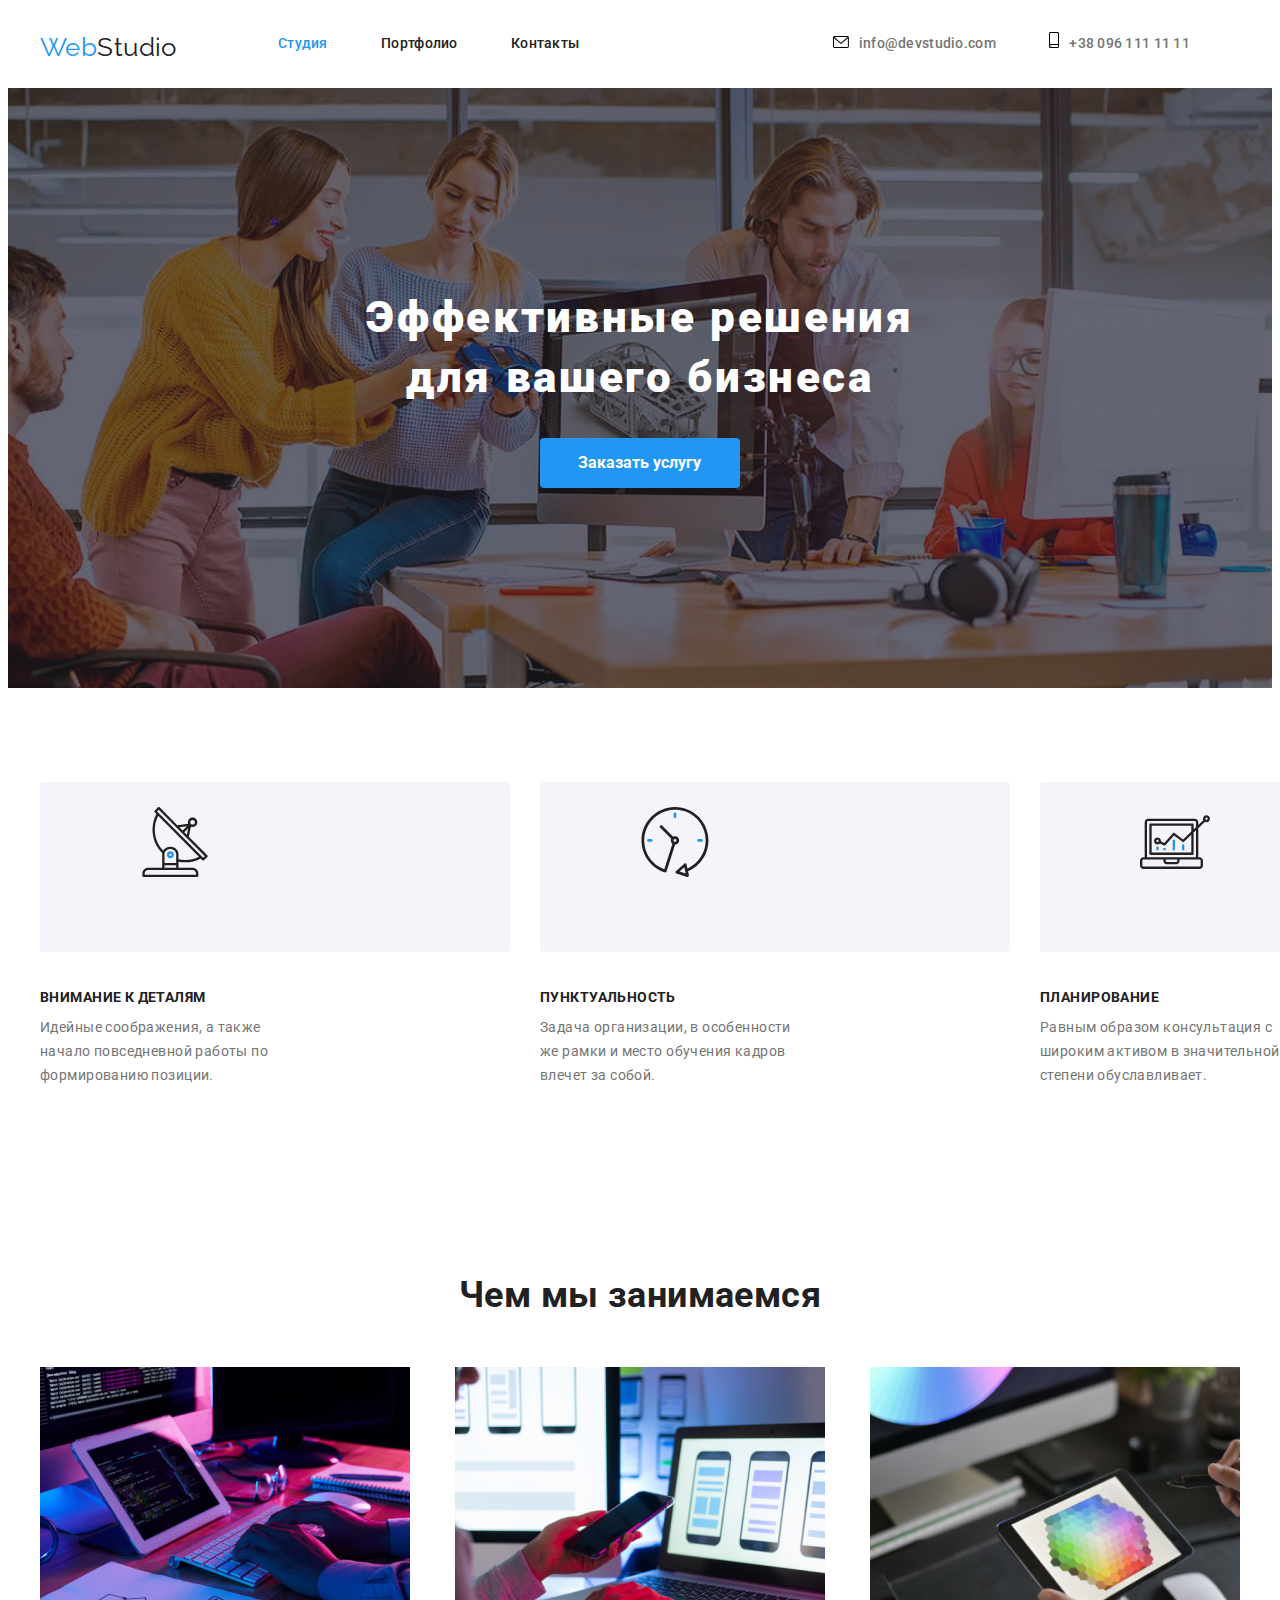
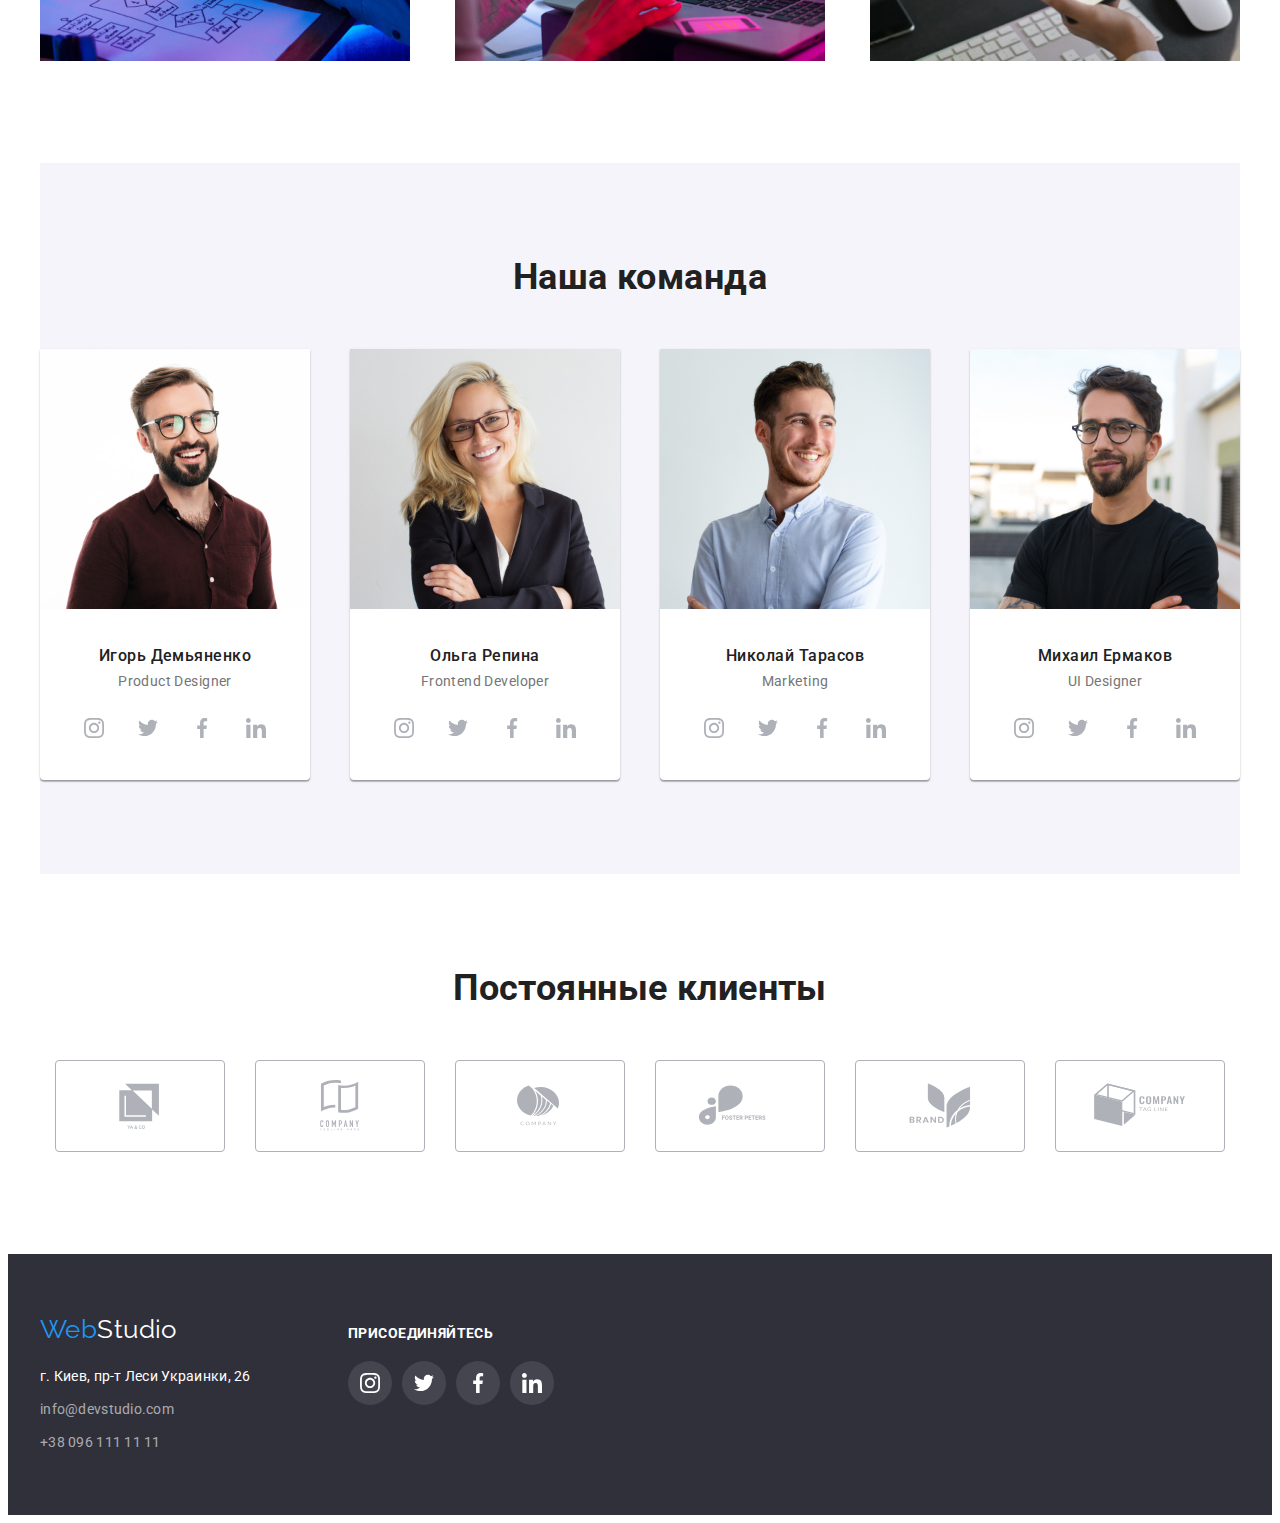
<file: index.html>
<!DOCTYPE html>
<html lang="ru">
<head>
    <meta charset="UTF-8">
    <meta http-equiv="X-UA-Compatible" content="IE=edge">
    <meta name="viewport" content="width=device-width, initial-scale=1.0">
    <title>Web Studio</title>
    <link rel="preconnect" href="https://fonts.googleapis.com">
    <link rel="preconnect" href="https://fonts.gstatic.com" crossorigin>
    <link href="https://fonts.googleapis.com/css2?family=Raleway:wght@700&family=Roboto:wght@400;500;700;900&display=swap"
        rel="stylesheet">
    <link rel="stylesheet" href="https://cdnjs.cloudflare.com/ajax/libs/modern-normalize/1.1.0/modern-normalize.min.css" integrity="sha512-wpPYUAdjBVSE4KJnH1VR1HeZfpl1ub8YT/NKx4PuQ5NmX2tKuGu6U/JRp5y+Y8XG2tV+wKQpNHVUX03MfMFn9Q==" crossorigin="anonymous" referrerpolicy="no-referrer" />
    <link rel="stylesheet" href="./css/styles.css">
</head>
<body>
    <header class="header container">
            <a class="logo link" href="./index.html"><span class="blue-color">Web</span>Studio</a>
            <nav>
            <ul class="header-list list">
                <li class="header-item"><a class="nav-link current link" href="./index.html">Студия</a></li>
                <li class="header-item"><a class="nav-link link" href="./portfolio.html">Портфолио</a></li>
                <li class="header-item"><a class="nav-link link" href="">Контакты</a></li>
            </ul>
            </nav>
            <ul class="contacts-list list">
                <li class="header-item"><a class="contact-link link" href="mailto:info@devstudio.com"><svg class="contacts-icon" width="16" height="12"><use href="./images/icons.svg#mail"></use></svg>info@devstudio.com</a></li>
                <li class="header-item"><a class="contact-link link" href="tel:+380961111111"><svg class="contacts-icon" width="10" height="16"><use href="./images/icons.svg#phone"></use></svg>+38 096 111 11 11</a></li>
            </ul>
    </header>

   <main>
        <section class="hero section">
            <div class="hero-flex">
            <h1 class="hero-title">Эффективные решения <br> для вашего бизнеса</h1>
            <button class="button" type="button">Заказать услугу</button>
            </div>
        </section>

        <div class="container">
    <section class="benefits section">
        <h2 class="section-title visually-hidden">Приемущество</h2>
    <ul class="benefits-list list">
        <li class="section-item">
                <svg class="benefits-svg satellite">
                    <use href="./images/icons.svg#satellite" width="70" height="70"></use>
                </svg>
            <h3 class="benefits-title">Внимание к деталям</h3>
            <p class="benefits-text">Идейные соображения, а также начало повседневной работы по формированию позиции.</p>
        </li>
        <li class="section-item">
                <svg class="benefits-svg clock">
                    <use href="./images/icons.svg#clock" width="70" height="70"></use>
                </svg>
            <h3 class="benefits-title">Пунктуальность</h3>
            <p class="benefits-text">Задача организации, в особенности же рамки и место обучения кадров влечет за собой.</p>
        </li>
        <li class="section-item">
                <svg class="benefits-svg diagram">
                    <use href="./images/icons.svg#diagram" width="70" height="70"></use>
                </svg>
            <h3 class="benefits-title">Планирование</h3>
            <p class="benefits-text">Равным образом консультация с широким активом в значительной степени обуславливает.</p>
        </li>
        <li class="section-item">
                <svg class="benefits-svg astronaut"> 
                    <use href="./images/icons.svg#astronaut" width="70" height="70"></use>
                </svg>
            <h3 class="benefits-title">Современные технологии</h3>
            <p class="benefits-text">Значимость этих проблем настолько очевидна, что реализация плановых заданий.</p>
        </li>
    </ul>
</section>
</div>

<div class="container">
<section class="section">
    <h2 class="section-title">Чем мы занимаемся</h2>
<ul class="photo-list list">
    <li class="section-item"><img src="./images/img.jpg" alt="Работа за ПК" width="370"></li>
    <li class="section-item"><img src="./images/img1.jpg" alt="Работа с мобильным устройством" width="370"></li>
    <li class="section-item"><img src="./images/img2.jpg" alt="Работа с планшетом" width="370"></li>
</ul>
</section>
</div>

<div class="container">
<section class="section team-color">
    <h2 class="section-title">Наша команда</h2>
<ul class="team-list list">
    <li class="team-item">
        <img src="./images/img3.jpg" alt="Первый член команды" width="270">
        <h3 class="team-title">Игорь Демьяненко</h3>
        <p class="team-text">Product Designer</p>
        <ul class="team-soc-list list">
            <li class="team-soc-item">
                <a href="" class="team-soc-link"><svg class="team-soc-icon" width="20px" height="20px"><use href="./images/icons.svg#instagram"></use></svg></a>
            </li>
            <li class="team-soc-item"> 
                <a href="" class="team-soc-link"><svg class="team-soc-icon" width="20px" height="20px"><use href="./images/icons.svg#twitter"></use></svg></a>
            </li>
            <li class="team-soc-item">
                <a href="" class="team-soc-link"><svg class="team-soc-icon" width="20px" height="20px"><use href="./images/icons.svg#meta"></use></svg></a>
            </li>
            <li class="team-soc-item">
                <a href="" class="team-soc-link"><svg class="team-soc-icon" width="20px" height="20px"><use href="./images/icons.svg#linkedin"></use></svg></a>
            </li>
        </ul>
    </li>
    <li class="team-item">
        <img src="./images/img4.jpg" alt="Второй член команды" width="270">
        <h3 class="team-title">Ольга Репина</h3>
        <p class="team-text">Frontend Developer</p>
        <ul class="team-soc-list list">
            <li class="team-soc-item">
                <a href="" class="team-soc-link"><svg class="team-soc-icon" width="20px" height="20px"><use href="./images/icons.svg#instagram"></use></svg></a>
            </li>
            <li class="team-soc-item">
                <a href="" class="team-soc-link"><svg class="team-soc-icon" width="20px" height="20px"><use href="./images/icons.svg#twitter"></use></svg></a>
            </li>
            <li class="team-soc-item">
                <a href="" class="team-soc-link"><svg class="team-soc-icon" width="20px" height="20px"><use href="./images/icons.svg#meta"></use></svg></a>
            </li>
            <li class="team-soc-item">
                <a href="" class="team-soc-link"><svg class="team-soc-icon" width="20px" height="20px"><use href="./images/icons.svg#linkedin"></use></svg></a>
            </li>
        </ul>
    </li>
    <li class="team-item">
        <img src="./images/img5.jpg" alt="Третий член команды" width="270">
        <h3 class="team-title">Николай Тарасов</h3>
        <p class="team-text">Marketing</p>
        <ul class="team-soc-list list">
            <li class="team-soc-item">
                <a href="" class="team-soc-link"><svg class="team-soc-icon" width="20px" height="20px"><use href="./images/icons.svg#instagram"></use></svg></a>
            </li>
            <li class="team-soc-item">
                <a href="" class="team-soc-link"><svg class="team-soc-icon" width="20px" height="20px"><use href="./images/icons.svg#twitter"></use></svg></a>
            </li>
            <li class="team-soc-item">
                <a href="" class="team-soc-link"><svg class="team-soc-icon" width="20px" height="20px"><use href="./images/icons.svg#meta"></use></svg></a>
            </li>
            <li class="team-soc-item">
                <a href="" class="team-soc-link"><svg class="team-soc-icon" width="20px" height="20px"><use href="./images/icons.svg#linkedin"></use></svg></a>
            </li>
        </ul>
    </li>
    <li class="team-item">
        <img src="./images/img6.jpg" alt="Четвертый член команды" width="270">
        <h3 class="team-title">Михаил Ермаков</h3>
        <p class="team-text">UI Designer</p>
        <ul class="team-soc-list list">
            <li class="team-soc-item">
                <a href="" class="team-soc-link"><svg class="team-soc-icon" width="20px" height="20px"><use href="./images/icons.svg#instagram"></use></svg></a>
            </li>
            <li class="team-soc-item">
                <a href="" class="team-soc-link"><svg class="team-soc-icon" width="20px" height="20px"><use href="./images/icons.svg#twitter"></use></svg></a>
            </li>
            <li class="team-soc-item">
                <a href="" class="team-soc-link"><svg class="team-soc-icon" width="20px" height="20px"><use href="./images/icons.svg#meta"></use></svg></a>
            </li>
            <li class="team-soc-item">
                <a href="" class="team-soc-link"><svg class="team-soc-icon" width="20px" height="20px"><use href="./images/icons.svg#linkedin"></use></svg></a>
            </li>
        </ul>
    </li>
</ul>
</section>
</div>


<section class="clients section">
<div class="container">
    <h2 class="section-title">Постоянные клиенты</h2>
    <ul class="clients-list list">
        <li class="clients-item">
            <a href="" class="clients-link"><svg class="clients-icon" width="106" height="60"><use href="./images/icons.svg#client-1"></use></svg></a>
        </li>
        <li class="clients-item">
            <a href="" class="clients-link"><svg class="clients-icon" width="106" height="60"><use href="./images/icons.svg#client-2"></use></svg></a>
        </li>
        <li class="clients-item">
            <a href="" class="clients-link"><svg class="clients-icon" width="106" height="60"><use href="./images/icons.svg#client-3"></use></svg></a>
        </li>
        <li class="clients-item">
            <a href="" class="clients-link"><svg class="clients-icon" width="106" height="60"><use href="./images/icons.svg#client-4"></use></svg></a>
        </li>
        <li class="clients-item">
            <a href="" class="clients-link"><svg class="clients-icon" width="106" height="60"><use href="./images/icons.svg#client-5"></use></svg></a>
        </li>
        <li class="clients-item">
            <a href="" class="clients-link"><svg class="clients-icon" width="106" height="60"><use href="./images/icons.svg#client-6"></use></svg></a>
        </li>
    </ul>
</section>
</div>
</main>


<footer class="footer">
<div class="footer-contain container">
<div>
    <a class="logo link" href="./index.html"><span class="blue-color">Web</span>Studio</a>
<address>   
<ul class="footer-list list">
    <li class="footer-item">
        <a class="adress-link link" href="">г. Киев, пр-т Леси Украинки, 26</a>
    </li>
    <li class="footer-item">
        <a class="contact-link link" href="mailto:info@devstudio.com">info@devstudio.com</a>
    </li>
    <li>
        <a class="contact-link link" href="tel:+380961111111">+38 096 111 11 11</a>
    </li>
</ul>
</address>
</div>
<div class="join">
    <p class="join-text">присоединяйтесь</p>
    <ul class="join-soc-list list">
            <li class="join-soc-item">
                <a href="" class="join-soc-link"><svg class="join-soc-icon" width="20px" height="20px"><use href="./images/icons.svg#instagram"></use></svg></a>
            </li>
            <li class="join-soc-item">
                <a href="" class="join-soc-link"><svg class="join-soc-icon" width="20px" height="20px"><use href="./images/icons.svg#twitter"></use></svg></a>
            </li>
            <li class="join-soc-item">
                <a href="" class="join-soc-link"><svg class="join-soc-icon" width="20px" height="20px"><use href="./images/icons.svg#meta"></use></svg></a>
            </li>
            <li class="join-soc-item">
                <a href="" class="join-soc-link"><svg class="join-soc-icon" width="20px" height="20px"><use href="./images/icons.svg#linkedin"></use></svg></a>
            </li>
        </ul>
</div>
</div>
</footer>
</body>
</html>
</file>
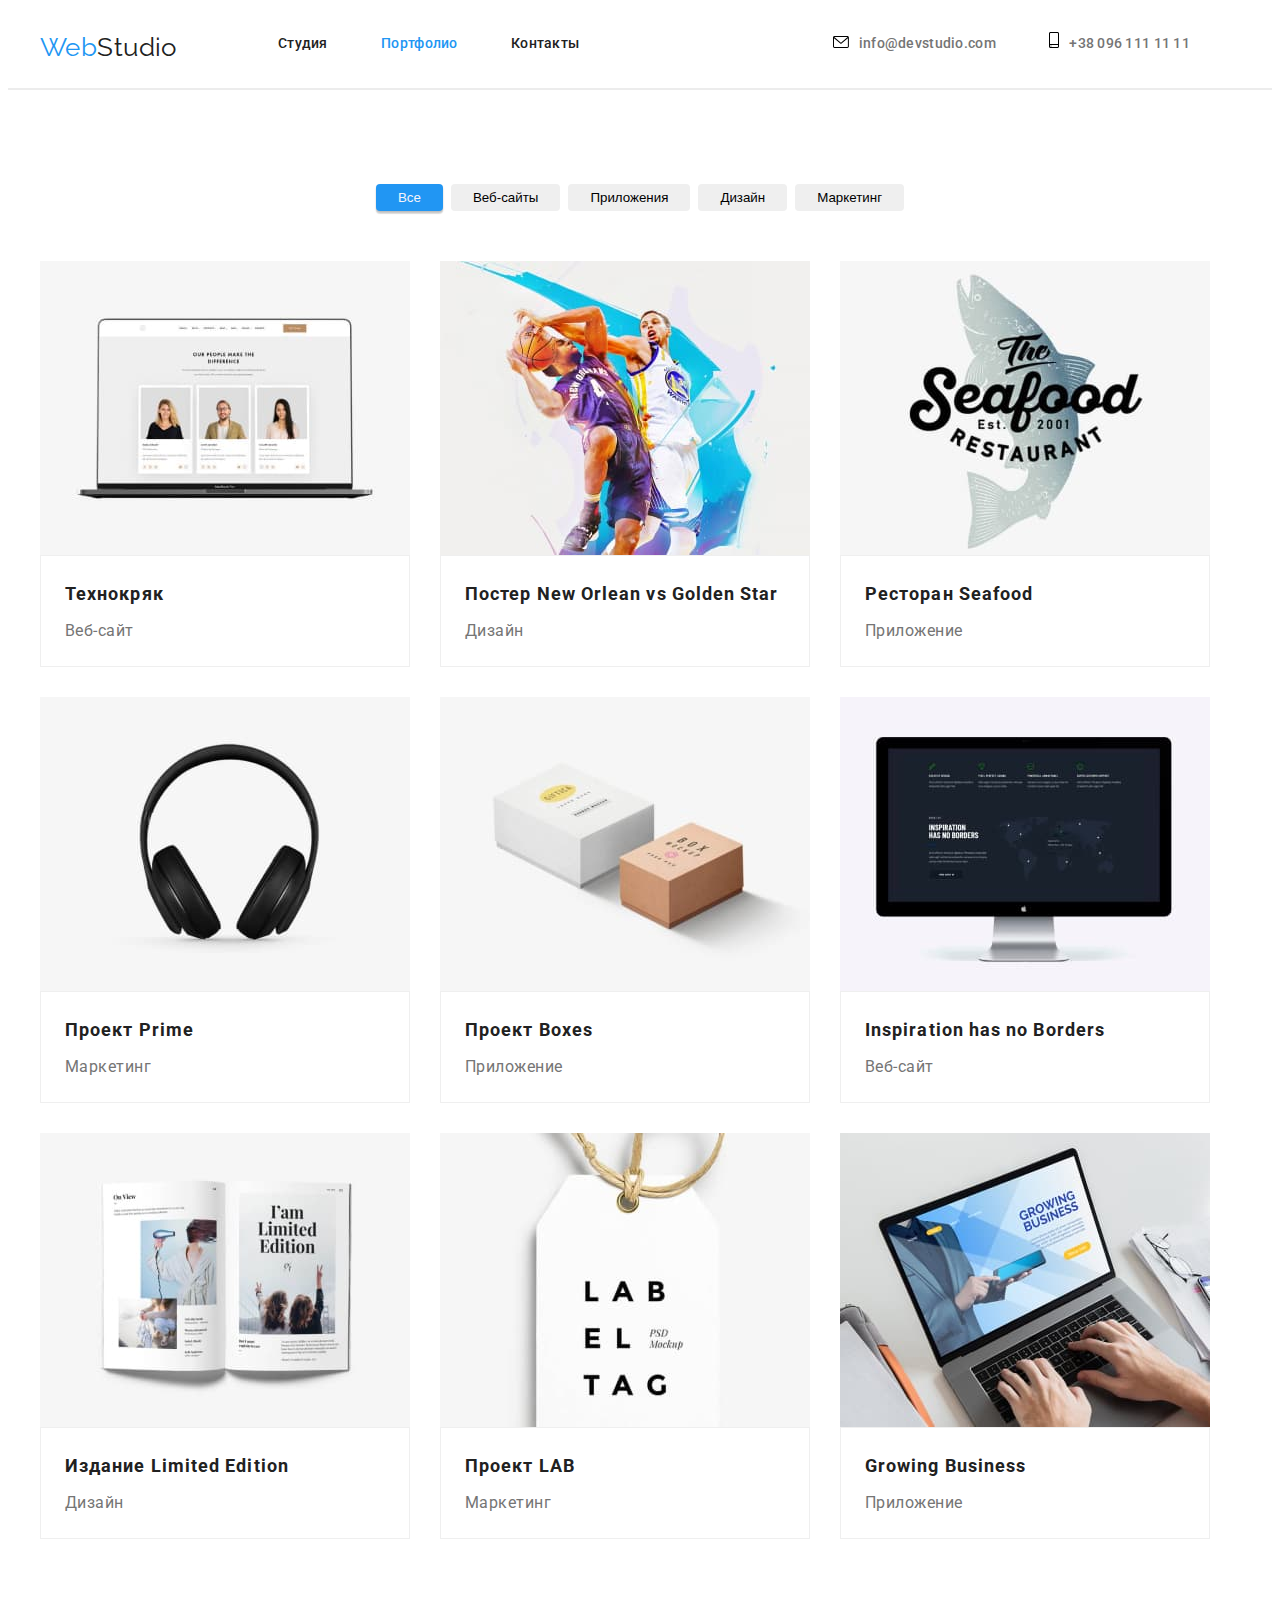
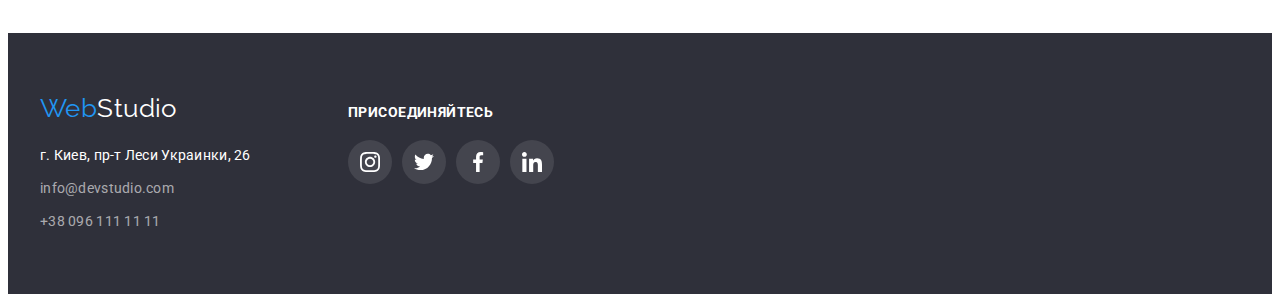
<file: portfolio.html>
<!DOCTYPE html>
<html lang="ru">
  <head>
    <meta charset="UTF-8" />
    <meta http-equiv="X-UA-Compatible" content="IE=edge" />
    <meta name="viewport" content="width=device-width, initial-scale=1.0" />
    <title>Web Studio</title>
    <link rel="preconnect" href="https://fonts.googleapis.com" />
    <link rel="preconnect" href="https://fonts.gstatic.com" crossorigin />
    <link
      href="https://fonts.googleapis.com/css2?family=Raleway:wght@700&family=Roboto:wght@400;500;700;900&display=swap"
      rel="stylesheet"
    />
    <link rel="stylesheet" href="https://cdnjs.cloudflare.com/ajax/libs/modern-normalize/1.1.0/modern-normalize.min.css" integrity="sha512-wpPYUAdjBVSE4KJnH1VR1HeZfpl1ub8YT/NKx4PuQ5NmX2tKuGu6U/JRp5y+Y8XG2tV+wKQpNHVUX03MfMFn9Q==" crossorigin="anonymous" referrerpolicy="no-referrer" />
    <link rel="stylesheet" href="./css/styles.css" />
  </head>
  <body>
      <header class="header container">
            <a class="logo link" href="./index.html"><span class="blue-color">Web</span>Studio</a>
            <nav>
            <ul class="header-list list">
                <li class="header-item"><a class="nav-link link" href="./index.html">Студия</a></li>
                <li class="header-item"><a class="nav-link current link" href="./portfolio.html">Портфолио</a></li>
                <li class="header-item"><a class="nav-link link" href="">Контакты</a></li>
            </ul>
            </nav>
            <ul class="contacts-list list">
                <li class="header-item"><a class="contact-link link" href="mailto:info@devstudio.com"><svg class="contacts-icon" width="16" height="12"><use href="./images/icons.svg#mail"></use></svg>info@devstudio.com</a></li>
                <li class="header-item"><a class="contact-link link" href="tel:+380961111111"><svg class="contacts-icon" width="10" height="16"><use href="./images/icons.svg#phone"></use></svg>+38 096 111 11 11</a></li>
            </ul>
    </header>
    <hr>
 
    <main>
      <section class="section portfolio container">
        <h1 class="visually-hidden">Портфолио</h1>
        <ul class="btn list">
          <li class="btn-item">
            <button class="portfolio-btn current" type="button">Все</button>
          </li>
          <li class="btn-item">
            <button class="portfolio-btn" type="button">Веб-сайты</button>
          </li>
          <li class="btn-item">
            <button class="portfolio-btn" type="button">Приложения</button>
          </li>
          <li class="btn-item">
            <button class="portfolio-btn" type="button">Дизайн</button>
          </li>
          <li>
            <button class="portfolio-btn" type="button">Маркетинг</button>
          </li>
        </ul>

        <ul class="cards list">
          <li class="card-item">
            <img class="card-image" src="./images/portfolio1.jpg" alt="Ноутбук" width="370" />
            <div class="card-border">
            <h2 class="card-title">Технокряк</h2>
            <p class="card-text">Веб-сайт</p>
            </div>
          </li>
          <li class="card-item">
            <img class="card-image" src="./images/portfolio2.jpg" alt="Баскетболисты" width="370" />
            <div class="card-border">
            <h2 class="card-title">Постер New Orlean vs Golden Star</h2>
            <p class="card-text">Дизайн</p>
            </div>
          </li>
          <li class="card-item">
            <img class="card-image" src="./images/portfolio3.jpg" alt="Постер" width="370" />
          <div class="card-border">
            <h2 class="card-title">Ресторан Seafood</h2>
            <p class="card-text">Приложение</p>
            </div>
          </li>
          <li class="card-item">
            <img class="card-image" src="./images/portfolio4.jpg" alt="Наушники" width="370" />
          <div class="card-border">
            <h2 class="card-title">Проект Prime</h2>
            <p class="card-text">Маркетинг</p>
            </div>
          </li>
          <li class="card-item">
            <img class="card-image" src="./images/portfolio5.jpg" alt="Коробки" width="370" />
          <div class="card-border">
            <h2 class="card-title">Проект Boxes</h2>
            <p class="card-text">Приложение</p>
            </div>
          </li>
          <li class="card-item">
            <img class="card-image" src="./images/portfolio6.jpg" alt="ПК монитор" width="370" />
          <div class="card-border">
            <h2 class="card-title">Inspiration has no Borders</h2>
            <p class="card-text">Веб-сайт</p>
            </div>
          </li>
          <li class="card-item">
            <img class="card-image" src="./images/portfolio7.jpg" alt="Книга" width="370" />
          <div class="card-border">
            <h2 class="card-title">Издание Limited Edition</h2>
            <p class="card-text">Дизайн</p>
            </div>
          </li>
          <li class="card-item">
            <img class="card-image" src="./images/portfolio8.jpg" alt="Бирка" width="370" />
          <div class="card-border">
            <h2 class="card-title">Проект LAB</h2>
            <p class="card-text">Маркетинг</p>
            </div>
          </li>
          <li class="card-item">
            <img class="card-image" src="./images/portfolio9.jpg" alt="Работа за пк" width="370" />
            <div class="card-border">
            <h2 class="card-title">Growing Business</h2>
            <p class="card-text">Приложение</p>
            </div>
          </li>
        </ul>
      </section>
    </main>

    <footer class="footer">
<div class="footer-contain container">
<div>
    <a class="logo link" href="./index.html"><span class="blue-color">Web</span>Studio</a>
<address>   
<ul class="footer-list list">
    <li class="footer-item">
        <a class="adress-link link" href="">г. Киев, пр-т Леси Украинки, 26</a>
    </li>
    <li class="footer-item">
        <a class="contact-link link" href="mailto:info@devstudio.com">info@devstudio.com</a>
    </li>
    <li>
        <a class="contact-link link" href="tel:+380961111111">+38 096 111 11 11</a>
    </li>
</ul>

</address>
</div>
<div class="join">
    <p class="join-text">присоединяйтесь</p>
    <ul class="join-soc-list list">
            <li class="join-soc-item">
                <a href="" class="join-soc-link"><svg class="join-soc-icon" width="20px" height="20px"><use href="./images/icons.svg#instagram"></use></svg></a>
            </li>
            <li class="join-soc-item">
                <a href="" class="join-soc-link"><svg class="join-soc-icon" width="20px" height="20px"><use href="./images/icons.svg#twitter"></use></svg></a>
            </li>
            <li class="join-soc-item">
                <a href="" class="join-soc-link"><svg class="join-soc-icon" width="20px" height="20px"><use href="./images/icons.svg#meta"></use></svg></a>
            </li>
            <li class="join-soc-item">
                <a href="" class="join-soc-link"><svg class="join-soc-icon" width="20px" height="20px"><use href="./images/icons.svg#linkedin"></use></svg></a>
            </li>
        </ul>
</div>
</div>
</footer>
</body>
</html>
</file>
<file: css/styles.css>
:root{
--main-color: #212121;
--box-color: #2F303A;
--accent-color: #2196F3;
--contact-color: #757575;
--btn-bg-color: #F5F4FA;
--bckground-color:#FFFFFF;
--soc-icons:#AFB1B8;
--bot-adress-color:rgba(255, 255, 255, 0.6);
--line-color:#ECECEC;
--border-card-color:#EEEE;
--footer-icons-bgcolor:rgba(255, 255, 255, 0.1);
--secondary-font-family: 'Raleway',
sans-serif;
--primaly-font-family: 'Roboto',
sans-serif;
}

body{
background-color: var(--bckground-color);
font-size: 14px;
letter-spacing: 0.03em;
font-family: var(--primaly-font-family);
line-height: 1.71;
}

.section{
padding-top: 94px;
padding-bottom: 94px;
}


.list{
list-style: none;
padding: 0;
margin: 0;
}

.link{
text-decoration: none;
}

.container{
width: 1200px;
margin: 0 auto;
}

h1, h2, h3{
margin: 0;
}

p{
margin: 0;
}

hr{
border: 1px solid var(--line-color);
margin: 0;   
}

.visually-hidden {
position: absolute;
white-space: nowrap;
width: 1px;
height: 1px;
overflow: hidden;
border: 0;
padding: 0;
clip: rect(0 0 0 0);
clip-path: inset(50%);
margin: -1px;
}

/*-------LOGO------*/

.logo {
color: var(--main-color);
font-family: var(--secondary-font-family);
font-size: 26px;
line-height: 1.2;
display: block;
width: 145px;
margin-right: 93px;
}

.blue-color {
color: var(--accent-color);
}

/*---------HEADER---------*/

.header{
max-width: 1600px;
display: flex;
padding-top: 24px;
padding-bottom: 25px;
margin-right: auto;
margin-left: auto;
}

.contacts-list{
margin-left: auto;
}

.header-item{
display: inline-block;
margin-right: 50px;
}

.contacts-icon{
margin-right: 10px;
}

.contact-link:hover{
fill: #2196F3;
}

/*------TITLES FOR MAIN PAGE--------*/

.section-title{
font-size: 36px;
line-height: 1.16;
color: var(--main-color);
text-align: center;
margin-bottom: 50px;
}

/*---------HERO--------*/

.hero{
background-color: var(--box-color);
background-image: linear-gradient(
to right, 
rgba(47, 48, 58, 0.4),
rgba(47, 48, 58, 0.4)),
url(../images/hero.jpg);
background-position: center;
background-size: cover;
max-width: 1600px;
margin: 0 auto;
text-align: center;
display: flex;
}

.hero-flex{
margin: auto;
align-items: center;
justify-content: center;
padding-top: 106px;
padding-bottom: 106px;
}

.hero-title{
color: var(--bckground-color);
font-family: var(--primaly-font-family);
font-weight: 900;
font-size: 44px;
line-height: 1.36;
text-align: center;
letter-spacing: 0.06em;
margin-bottom: 30px;
}

/*------BUTTON HERO-----*/

.button {
background-color: var(--accent-color);
color: var(--bckground-color);
font-family: var(--primaly-font-family);
font-weight: 700;
font-size: 16px;
line-height: 1.87;
cursor: pointer;
text-align: center;

border-radius: 4px;
border-style: hidden;
padding: 10px 32px;
min-width: 200px;
}

/*------BENEFITS-------*/
.benefits-svg{
background-color: var(--btn-bg-color);
border-radius: 4px;
max-height: 120px;
max-width: 270px;
margin-bottom: 30px;
padding: 25px 100px;
}

.benefits-list{
display: flex;
justify-content: space-between;
}

.section-item:not(:last-child){
padding-right: 30px;
}

.benefits-title {
font-size: 14px;
line-height: 1.14;
text-transform: uppercase;
color: var(--main-color);
margin-bottom: 10px;
}

.benefits-text {
line-height: 1.71;
color: var(--contact-color);
width: 270px;
}

/*------PHOTO LIST-----*/

.photo-list{
display: flex;
justify-content: space-between;
align-items: center;
}

/*--------TEAM-------*/

.team-color{
background-color: var(--btn-bg-color);
max-width: 1600px;
}

.team-list{
display: flex;
justify-content: space-between;
align-items: center;
}

.team-item{
box-sizing: 0;
box-shadow: 0px 1px 3px rgba(0, 0, 0, 0.12), 0px 1px 1px rgba(0, 0, 0, 0.14), 0px 2px 1px rgba(0, 0, 0, 0.2);
border-radius: 0px 0px 4px 4px;
background-color: var(--bckground-color)
}

.team-title{
text-align: center;
font-weight: 500;
font-size: 16px;
line-height: 1.1;
letter-spacing: 0.03em;
color: var(--main-color);
margin-top: 30px;
margin-bottom: 10px;
}

.team-text{
text-align: center;
line-height: 1.1;
letter-spacing: 0.03em;
color: var(--contact-color);
margin-bottom: 16px;
}

/*-----TEAM SVG'S-------*/

.team-soc-list{
display: flex;
justify-content: center;
padding-bottom: 30px;
}

.team-soc-item + .team-soc-item{
margin-left: 10px;
}

.team-soc-item{
width: 44px;
height: 44px;
}

.team-soc-icon {
fill: currentColor;
}

.team-soc-link{
width: 100%;
height: 100%;
background-color: var(--bckground-color);
display: flex;
align-items: center;
justify-content: center;
border-radius: 50%;
color: var(--soc-icons);
}

.team-soc-link:hover{
background-color: var(--accent-color);
color: var(--bckground-color);
}

/*---------CLIENTS---------*/

.clients{
background-color: var(--bckground-color);
max-width: 1600px;
margin-right: auto;
margin-left: auto;
}

.clients-list{
display: flex;
justify-content: center;
}

.clients-item +.clients-item {
margin-left: 30px;
}

.clients-link .clients-icon{
box-sizing: border-box;
border: 1px solid var(--soc-icons);
border-radius: 4px;
padding: 16px 32px;
width: 170px;
height: 92px;
fill: var(--soc-icons)
}

.clients-link .clients-icon:hover{
fill: var(--accent-color);
border-color: var(--accent-color);
}

/*----------lINKS----------*/

.nav-link,
.adress-link {
font-weight: 500;
line-height: 1.14;
letter-spacing: 0.02em;
color: var(--main-color);
}

.contact-link{
font-weight: 500;
line-height: 1.14;
letter-spacing: 0.02em;
color: var(--contact-color);      
}

.adress-link {
color: var(--bckground-color);
font-style: normal;
font-weight: 400;
}

.footer .contact-link {
font-style: normal;
font-weight: 400;
color: var(--bot-adress-color);
}

.portfolio{
margin-right: auto;
margin-left: auto;
}

/*------------BUTTONS PORTFOLIO--------*/

.btn{
display: flex;
justify-content: center;
}

.btn-item{
margin-right: 8px;
}

.portfolio-btn{
border-radius: 4px;
border-style: hidden;
padding: 6px 22px;
text-align: center;
margin-bottom: 50px;
cursor: pointer;
}

.portfolio-btn.current,
.portfolio-btn:focus,
.portfolio-btn:hover{
background-color: var(--accent-color);
color: var(--btn-bg-color);
box-shadow: 0px 3px 1px rgba(0, 0, 0, 0.1), 0px 1px 2px rgba(0, 0, 0, 0.08), 0px 2px 2px rgba(0, 0, 0, 0.12);
}

/*-------------CARDS--------------*/

.cards{
display: flex;
flex-wrap: wrap;
gap: 30px;
}

.card-item{
width: calc((100% - 90px) / 3);
}

.card-item:hover {
box-shadow:
0px 1px 1px rgba(0, 0, 0, 0.12),
0px 4px 4px rgba(0, 0, 0, 0.06),
1px 4px 6px rgba(0, 0, 0, 0.16);
cursor: pointer;
}

.card-title{
font-size: 18px;
line-height: 2;
letter-spacing: 0.06em;
color: var(--main-color);
margin-bottom: 4px;
}

.card-text{
font-size: 16px;
line-height: 1.87;
letter-spacing: 0.03em;
color: var(--contact-color);
}

.card-image{
display: block;
}

.card-border{
border: 1px solid var(--border-card-color);
padding: 20px 24px;
}

/*-------------FOOTER----------------*/

.footer{
background-color: var(--box-color);
max-width: 1600px;
margin-right: auto;
margin-left: auto;
}

.footer-contain{
display: flex; 
align-items: baseline;
}

.footer-list{
padding-bottom: 60px;
}

.footer-item{
margin-bottom: 9px;
}

footer .logo{
padding-top: 60px;
margin-bottom: 20px;
}

footer .logo{
color: var(--bckground-color);
}

.contact-link:focus,
.contact-link:hover,
.nav-link:focus,
.nav-link:hover,
.current {
color: var(--accent-color);
}

.join{
padding-left: 70px;
}

.join-text{
color: var(--bckground-color);
font-weight: 700;
line-height: 16px;
text-transform: uppercase;
}

.join-soc-list {
display: flex;
padding-top: 20px;
}

.join-soc-item+.join-soc-item {
margin-left: 10px;
}

.join-soc-item {
width: 44px;
height: 44px;
}

.join-soc-icon {
fill: currentColor;
}

.join-soc-link {
width: 100%;
height: 100%;
background-color: var(--footer-icons-bgcolor);
display: flex;
align-items: center;
justify-content: center;
border-radius: 50%;
color: var(--bckground-color)
}

.join-soc-link:hover {
background-color: var(--accent-color);
color: var(--bckground-color);
}
</file>
